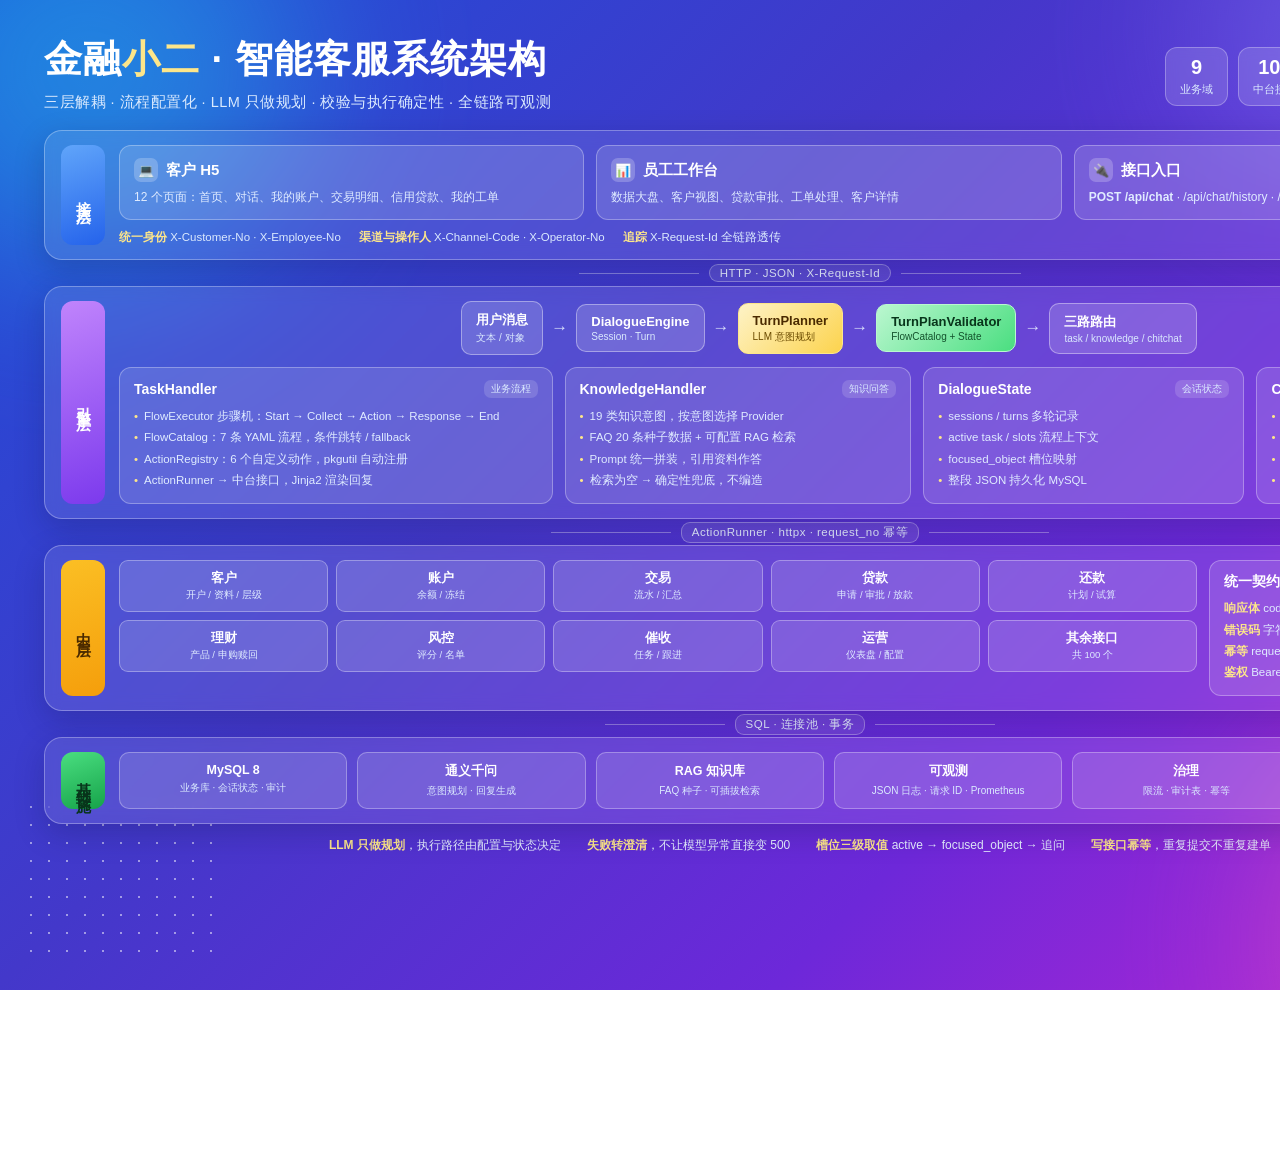
<file: 文档/全流程和全类图/金融小二-系统架构图.html>
<!DOCTYPE html>
<html lang="zh-CN">
<head>
<meta charset="UTF-8">
<title>金融小二 · 系统架构图</title>
<style>
  * { box-sizing: border-box; margin: 0; padding: 0; }
  html, body { width: 1600px; height: 990px; overflow: hidden; }
  body {
    font-family: "Microsoft YaHei", "PingFang SC", "Segoe UI", sans-serif;
    background: linear-gradient(135deg, #1d4ed8 0%, #4338ca 38%, #6d28d9 68%, #c026d3 100%);
    color: #fff;
  }
  .stage { position: relative; width: 1600px; height: 990px; padding: 34px 44px 26px; }
  .blob { position: absolute; border-radius: 50%; filter: blur(90px); opacity: .42; }
  .b1 { width: 420px; height: 380px; background: #22d3ee; left: -120px; top: -120px; }
  .b2 { width: 460px; height: 420px; background: #f472b6; right: -150px; bottom: -160px; }
  .b3 { width: 320px; height: 300px; background: #818cf8; right: 80px; top: -120px; }
  .dots { position: absolute; width: 190px; height: 170px; opacity: .5;
    background-image: radial-gradient(#fff 1.3px, transparent 1.3px); background-size: 18px 18px; }
  .d1 { right: 26px; top: 24px; }
  .d2 { left: 22px; bottom: 22px; }

  header { position: relative; display: flex; align-items: flex-end; justify-content: space-between; margin-bottom: 18px; }
  h1 { font-size: 38px; font-weight: 800; letter-spacing: 1px; }
  h1 span { color: #fde68a; }
  .sub { margin-top: 8px; font-size: 14.5px; color: #dbeafe; letter-spacing: .5px; }
  .kpis { display: flex; gap: 10px; margin-bottom: 6px; }
  .kpi { background: rgba(255,255,255,.14); border: 1px solid rgba(255,255,255,.28);
         border-radius: 12px; padding: 8px 14px; text-align: center; backdrop-filter: blur(6px); }
  .kpi b { display: block; font-size: 20px; }
  .kpi i { font-style: normal; font-size: 11px; color: #dbeafe; }

  .layers { position: relative; display: flex; flex-direction: column; }
  .layer { display: flex; gap: 14px; background: rgba(255,255,255,.10);
           border: 1px solid rgba(255,255,255,.30); border-radius: 18px; padding: 14px 16px;
           box-shadow: 0 10px 30px rgba(12,20,70,.22); backdrop-filter: blur(8px); }
  .tag { width: 44px; border-radius: 12px; display: flex; align-items: center; justify-content: center;
         writing-mode: vertical-rl; font-size: 15px; font-weight: 800; letter-spacing: 5px; }
  .tag.access { background: linear-gradient(160deg,#60a5fa,#2563eb); }
  .tag.engine { background: linear-gradient(160deg,#c084fc,#7c3aed); }
  .tag.mid { background: linear-gradient(160deg,#fbbf24,#f59e0b); color: #4a2a00; }
  .tag.infra { background: linear-gradient(160deg,#4ade80,#16a34a); color: #08351b; }
  .body { flex: 1; min-width: 0; }

  .row { display: flex; gap: 12px; }
  .card { flex: 1; background: rgba(255,255,255,.13); border: 1px solid rgba(255,255,255,.30);
          border-radius: 12px; padding: 12px 14px; }
  .card h3 { font-size: 15px; margin-bottom: 6px; display: flex; align-items: center; gap: 8px; }
  .card p { font-size: 12px; color: #e0ecff; line-height: 1.6; }
  .ico { width: 24px; height: 24px; border-radius: 7px; display: inline-flex; align-items: center;
         justify-content: center; font-size: 13px; background: rgba(255,255,255,.22); }
  .note { margin-top: 10px; font-size: 11.5px; color: #dbeafe; display: flex; gap: 18px; flex-wrap: wrap; }
  .note b { color: #fde68a; font-weight: 700; }

  .link { height: 26px; display: flex; align-items: center; justify-content: center; gap: 10px;
          font-size: 11.5px; color: #e6efff; }
  .link::before, .link::after { content: ""; width: 120px; height: 1px; background: rgba(255,255,255,.35); }
  .link em { font-style: normal; border: 1px solid rgba(255,255,255,.32); background: rgba(255,255,255,.10);
             padding: 2px 10px; border-radius: 9px; letter-spacing: .5px; }

  .flow { display: flex; align-items: center; justify-content: center; gap: 8px; margin-bottom: 12px; }
  .node { background: rgba(255,255,255,.16); border: 1px solid rgba(255,255,255,.38);
          border-radius: 10px; padding: 9px 14px; font-size: 13px; font-weight: 700; white-space: nowrap; }
  .node small { display: block; font-size: 10px; font-weight: 400; color: #dbeafe; margin-top: 2px; }
  .node.llm { background: linear-gradient(135deg,#fef3c7,#fcd34d); color: #4a2a00; border-color: #fde68a; }
  .node.llm small { color: #6b4b00; }
  .node.check { background: linear-gradient(135deg,#bbf7d0,#4ade80); color: #08351b; border-color: #bbf7d0; }
  .node.check small { color: #14532d; }
  .arrow { font-size: 17px; color: #e6efff; opacity: .9; }

  .mods { display: grid; grid-template-columns: 1.35fr 1.08fr 1fr .88fr; gap: 12px; }
  .mod { background: rgba(255,255,255,.12); border: 1px solid rgba(255,255,255,.30); border-radius: 12px; padding: 12px 14px; }
  .mod h4 { font-size: 14px; margin-bottom: 8px; display: flex; align-items: center; justify-content: space-between; }
  .mod h4 span { font-size: 10px; font-weight: 400; color: #dbeafe; background: rgba(255,255,255,.14);
                 border-radius: 7px; padding: 2px 7px; }
  .mod li { list-style: none; font-size: 11.5px; color: #e0ecff; line-height: 1.85; display: flex; gap: 6px; }
  .mod li::before { content: "•"; color: #fde68a; }

  .domains { display: grid; grid-template-columns: repeat(5, 1fr); gap: 8px; }
  .domain { background: rgba(255,255,255,.14); border: 1px solid rgba(255,255,255,.32); border-radius: 9px;
            padding: 9px 6px; text-align: center; font-size: 12.5px; font-weight: 700; }
  .domain small { display: block; font-size: 9.5px; font-weight: 400; color: #e0ecff; margin-top: 2px; }
  .midwrap { display: flex; gap: 12px; }
  .midleft { flex: 1; }
  .contract { width: 330px; background: rgba(255,255,255,.12); border: 1px solid rgba(255,255,255,.30);
              border-radius: 12px; padding: 12px 14px; }
  .contract h4 { font-size: 14px; margin-bottom: 7px; }
  .contract li { list-style: none; font-size: 11.5px; line-height: 1.85; color: #e0ecff; }
  .contract li b { color: #fde68a; }

  .caps { display: grid; grid-template-columns: repeat(6, 1fr); gap: 10px; }
  .cap { background: rgba(255,255,255,.13); border: 1px solid rgba(255,255,255,.30); border-radius: 10px;
         padding: 10px 8px; text-align: center; font-size: 12px; }
  .cap b { display: block; font-size: 12.5px; margin-bottom: 3px; }
  .cap span { font-size: 10px; color: #dbeafe; }

  footer { display: flex; justify-content: center; gap: 26px; margin-top: 13px; font-size: 12px; color: #e6efff; }
  footer b { color: #fde68a; }
</style>
</head>
<body>
<div class="stage">
  <div class="blob b1"></div><div class="blob b2"></div><div class="blob b3"></div>
  <div class="dots d1"></div><div class="dots d2"></div>

  <header>
    <div>
      <h1>金融<span>小二</span> · 智能客服系统架构</h1>
      <div class="sub">三层解耦 · 流程配置化 · LLM 只做规划 · 校验与执行确定性 · 全链路可观测</div>
    </div>
    <div class="kpis">
      <div class="kpi"><b>9</b><i>业务域</i></div>
      <div class="kpi"><b>100</b><i>中台接口</i></div>
      <div class="kpi"><b>7</b><i>业务流程</i></div>
      <div class="kpi"><b>19</b><i>知识意图</i></div>
      <div class="kpi"><b>58</b><i>CI 测试</i></div>
    </div>
  </header>

  <div class="layers">
    <!-- 接入层 -->
    <div class="layer">
      <div class="tag access">接入层</div>
      <div class="body">
        <div class="row">
          <div class="card">
            <h3><span class="ico">💻</span>客户 H5</h3>
            <p>12 个页面：首页、对话、我的账户、交易明细、信用贷款、我的工单</p>
          </div>
          <div class="card">
            <h3><span class="ico">📊</span>员工工作台</h3>
            <p>数据大盘、客户视图、贷款审批、工单处理、客户详情</p>
          </div>
          <div class="card">
            <h3><span class="ico">🔌</span>接口入口</h3>
            <p><b>POST /api/chat</b> · /api/chat/history · /api/portal/*</p>
          </div>
        </div>
        <div class="note">
          <span><b>统一身份</b> X-Customer-No · X-Employee-No</span>
          <span><b>渠道与操作人</b> X-Channel-Code · X-Operator-No</span>
          <span><b>追踪</b> X-Request-Id 全链路透传</span>
        </div>
      </div>
    </div>

    <div class="link"><em>HTTP · JSON · X-Request-Id</em></div>

    <!-- 对话引擎层 -->
    <div class="layer">
      <div class="tag engine">引擎层</div>
      <div class="body">
        <div class="flow">
          <div class="node">用户消息<small>文本 / 对象</small></div>
          <div class="arrow">→</div>
          <div class="node">DialogueEngine<small>Session · Turn</small></div>
          <div class="arrow">→</div>
          <div class="node llm">TurnPlanner<small>LLM 意图规划</small></div>
          <div class="arrow">→</div>
          <div class="node check">TurnPlanValidator<small>FlowCatalog + State</small></div>
          <div class="arrow">→</div>
          <div class="node">三路路由<small>task / knowledge / chitchat</small></div>
        </div>
        <div class="mods">
          <div class="mod">
            <h4>TaskHandler <span>业务流程</span></h4>
            <ul>
              <li>FlowExecutor 步骤机：Start → Collect → Action → Response → End</li>
              <li>FlowCatalog：7 条 YAML 流程，条件跳转 / fallback</li>
              <li>ActionRegistry：6 个自定义动作，pkgutil 自动注册</li>
              <li>ActionRunner → 中台接口，Jinja2 渲染回复</li>
            </ul>
          </div>
          <div class="mod">
            <h4>KnowledgeHandler <span>知识问答</span></h4>
            <ul>
              <li>19 类知识意图，按意图选择 Provider</li>
              <li>FAQ 20 条种子数据 + 可配置 RAG 检索</li>
              <li>Prompt 统一拼装，引用资料作答</li>
              <li>检索为空 → 确定性兜底，不编造</li>
            </ul>
          </div>
          <div class="mod">
            <h4>DialogueState <span>会话状态</span></h4>
            <ul>
              <li>sessions / turns 多轮记录</li>
              <li>active task / slots 流程上下文</li>
              <li>focused_object 槽位映射</li>
              <li>整段 JSON 持久化 MySQL</li>
            </ul>
          </div>
          <div class="mod">
            <h4>Clarify / ChitChat <span>兜底</span></h4>
            <ul>
              <li>计划无效 → 澄清追问</li>
              <li>对象不匹配 → 引导补充</li>
              <li>闲聊独立回复链</li>
              <li>异常不抛 500，转可读话术</li>
            </ul>
          </div>
        </div>
      </div>
    </div>

    <div class="link"><em>ActionRunner · httpx · request_no 幂等</em></div>

    <!-- 业务中台层 -->
    <div class="layer">
      <div class="tag mid">中台层</div>
      <div class="body">
        <div class="midwrap">
          <div class="midleft">
            <div class="domains">
              <div class="domain">客户<small>开户 / 资料 / 层级</small></div>
              <div class="domain">账户<small>余额 / 冻结</small></div>
              <div class="domain">交易<small>流水 / 汇总</small></div>
              <div class="domain">贷款<small>申请 / 审批 / 放款</small></div>
              <div class="domain">还款<small>计划 / 试算</small></div>
              <div class="domain">理财<small>产品 / 申购赎回</small></div>
              <div class="domain">风控<small>评分 / 名单</small></div>
              <div class="domain">催收<small>任务 / 跟进</small></div>
              <div class="domain">运营<small>仪表盘 / 配置</small></div>
              <div class="domain">其余接口<small>共 100 个</small></div>
            </div>
          </div>
          <div class="contract">
            <h4>统一契约</h4>
            <ul>
              <li><b>响应体</b> code / message / request_id / data</li>
              <li><b>错误码</b> 字符串业务码 + HTTP 4xx/5xx</li>
              <li><b>幂等</b> request_no 首次执行、重放返回缓存</li>
              <li><b>鉴权</b> Bearer 客户号 / 员工号 + 渠道头</li>
            </ul>
          </div>
        </div>
      </div>
    </div>

    <div class="link"><em>SQL · 连接池 · 事务</em></div>

    <!-- 基础设施层 -->
    <div class="layer">
      <div class="tag infra">基础设施</div>
      <div class="body">
        <div class="caps">
          <div class="cap"><b>MySQL 8</b><span>业务库 · 会话状态 · 审计</span></div>
          <div class="cap"><b>通义千问</b><span>意图规划 · 回复生成</span></div>
          <div class="cap"><b>RAG 知识库</b><span>FAQ 种子 · 可插拔检索</span></div>
          <div class="cap"><b>可观测</b><span>JSON 日志 · 请求 ID · Prometheus</span></div>
          <div class="cap"><b>治理</b><span>限流 · 审计表 · 幂等</span></div>
          <div class="cap"><b>CI 门禁</b><span>ruff · pytest · 58 条</span></div>
        </div>
      </div>
    </div>
  </div>

  <footer>
    <span><b>LLM 只做规划</b>，执行路径由配置与状态决定</span>
    <span><b>失败转澄清</b>，不让模型异常直接变 500</span>
    <span><b>槽位三级取值</b> active → focused_object → 追问</span>
    <span><b>写接口幂等</b>，重复提交不重复建单</span>
  </footer>
</div>
</body>
</html>
</file>
